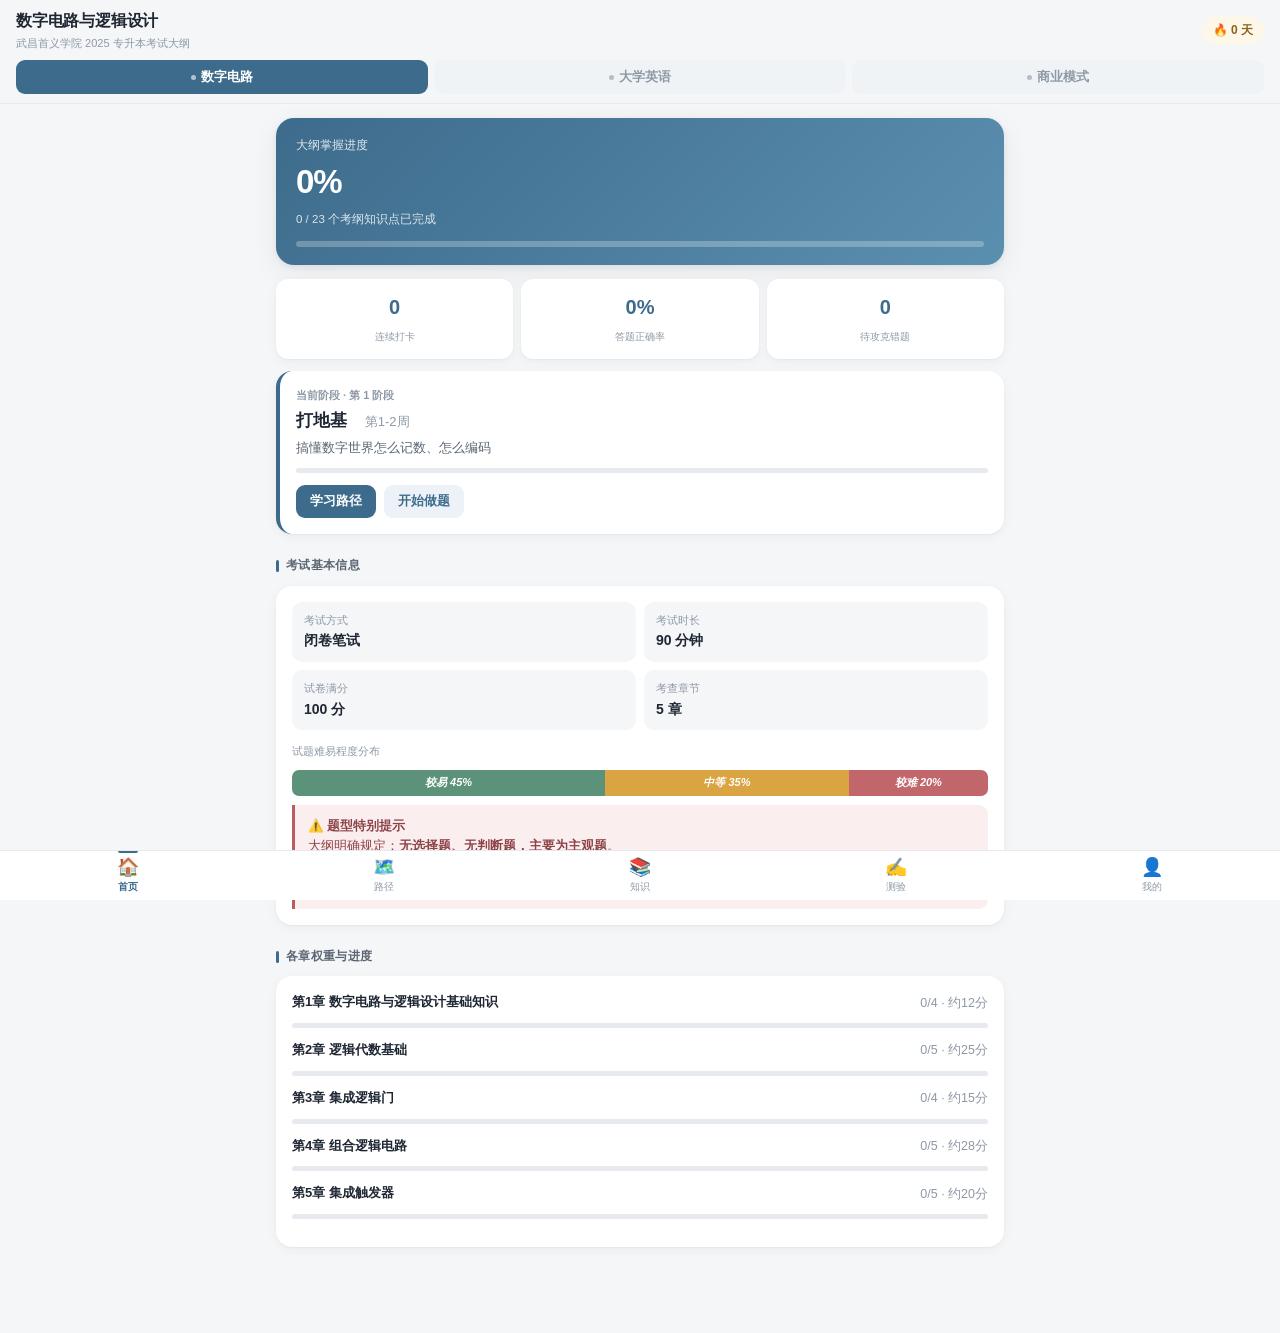
<file: web/index.html>
<!DOCTYPE html>
<html lang="zh-CN">
<head>
<meta charset="UTF-8">
<meta name="viewport" content="width=device-width,initial-scale=1,viewport-fit=cover,maximum-scale=1,user-scalable=no">
<title>专升本备考 · 数电 + 英语</title>
<link rel="stylesheet" href="css/style.css?v=37">
</head>
<body>

<header class="top">
  <div class="top-row">
    <div>
      <h1 id="topTitle">数字电路与逻辑设计</h1>
      <div class="sub" id="topSub">武昌首义学院 2025 专升本考试大纲</div>
    </div>
    <div class="streak" id="streak">🔥 0 天</div>
  </div>
  <div class="subj">
    <button data-s="dl" class="on"><span class="dot"></span>数字电路</button>
    <button data-s="en"><span class="dot"></span>大学英语</button>
    <button data-s="bm"><span class="dot"></span>商业模式</button>
  </div>
</header>

<main>
  <section class="page on" id="p-home"></section>
  <section class="page" id="p-path"></section>
  <section class="page" id="p-map"></section>
  <section class="page" id="p-quiz"></section>
  <section class="page" id="p-me"></section>
</main>

<nav class="nav">
  <button class="on" data-p="home"><span class="ic">🏠</span>首页</button>
  <button data-p="path"><span class="ic">🗺️</span>路径</button>
  <button data-p="map"><span class="ic">📚</span>知识</button>
  <button data-p="quiz"><span class="ic">✍️</span>测验</button>
  <button data-p="me"><span class="ic">👤</span>我的</button>
</nav>

<div class="toast" id="toast"></div>

<script src="js/syllabus.js?v=37"></script>
<script src="js/quiz.js?v=37"></script>
<script src="js/dl_lessons.js?v=37"></script>
<script src="js/english.js?v=37"></script>
<script src="js/vocab_ext.js?v=37"></script>
<script src="js/vocab3000.js?v=37"></script>
<script src="js/exam2026.js?v=37"></script>
<script src="js/wordbuild.js?v=37"></script>
<script src="js/wordbuild_ui.js?v=37"></script>
<script src="js/roots_ext.js?v=37"></script>
<script src="js/deep.js?v=37"></script>
<script src="js/core_sents.js?v=37"></script>
<script src="js/wordtap.js?v=37"></script>
<script src="js/sents_ext.js?v=37"></script>
<script src="js/deep_ui.js?v=37"></script>
<script src="js/engine.js?v=37"></script>
<script src="js/qtypes.js?v=37"></script>
<script src="js/domain_ue.js?v=37"></script>
<script src="js/ue_lessons.js?v=37"></script>
<script src="js/ue_lessons2.js?v=37"></script>
<script src="js/ue_lessons3.js?v=37"></script>
<script src="js/ue_lessons4.js?v=37"></script>
<script src="js/app.js?v=37"></script>
<script src="js/flow.js?v=37"></script>
<script src="js/bm_ui.js?v=37"></script>
</body>
</html>
</file>
<file: web/css/style.css>
:root{
  /* 中性基底 */
  --bg:#f5f6f8; --card:#fff; --ink:#1f2733; --ink2:#5b6673; --ink3:#8e99a6;
  --line:#e6eaee; --line2:#f0f3f6;
  /* 主题色：数电=靛蓝 / 英语=赭橙 */
  --brand:#3d6b8c; --brand2:#5b8fb0; --brand-l:#ecf2f7;
  --en:#b5703c; --en2:#c98a5a; --en-l:#faf1e9;
  --warm:#c9992e; --warm-l:#fdf7e9;
  --ok:#4f8a6b; --ok-l:#eaf3ee;
  --bad:#b85c62; --bad-l:#faeeef;
  --sh:0 1px 2px rgba(31,39,51,.05),0 3px 12px rgba(31,39,51,.045);
  --sh2:0 2px 6px rgba(31,39,51,.07),0 8px 28px rgba(31,39,51,.07);
  --r:16px; --r2:12px;
}
/* 英语模式整体换色 */
body.en-mode{--brand:var(--en);--brand2:var(--en2);--brand-l:var(--en-l)}

*{margin:0;padding:0;box-sizing:border-box;-webkit-tap-highlight-color:transparent}
body{font-family:-apple-system,BlinkMacSystemFont,'PingFang SC','Helvetica Neue',sans-serif;
  background:var(--bg);color:var(--ink);line-height:1.6;font-size:15px;
  padding-bottom:calc(60px + env(safe-area-inset-bottom));-webkit-font-smoothing:antialiased}

/* ========== 顶栏 ========== */
.top{position:sticky;top:0;z-index:90;background:var(--bg);
  border-bottom:1px solid var(--line);padding:calc(8px + env(safe-area-inset-top)) 16px 0}
.top-row{display:flex;justify-content:space-between;align-items:center;gap:10px;padding-bottom:8px}
.top h1{font-size:16px;font-weight:600;letter-spacing:-.2px}
.top .sub{font-size:11px;color:var(--ink3);margin-top:1px}
.streak{background:var(--warm-l);color:#8a6417;border-radius:20px;padding:5px 11px;
  font-size:12px;font-weight:600;white-space:nowrap}

/* 科目切换 */
.subj{display:flex;gap:6px;padding-bottom:9px}
.subj button{flex:1;border:none;background:var(--line2);color:var(--ink3);
  padding:8px 6px;border-radius:9px;font-size:13px;font-weight:600;font-family:inherit;
  cursor:pointer;transition:all .2s;display:flex;align-items:center;justify-content:center;gap:5px}
.subj button.on{background:var(--brand);color:#fff}
.subj .dot{width:5px;height:5px;border-radius:50%;background:currentColor;opacity:.6}

/* ========== 底部导航 ========== */
.nav{position:fixed;bottom:0;left:0;right:0;z-index:100;display:flex;
  background:#fff;border-top:1px solid var(--line);padding-bottom:env(safe-area-inset-bottom)}
.nav button{flex:1;background:none;border:none;padding:7px 2px 6px;cursor:pointer;
  display:flex;flex-direction:column;align-items:center;gap:2px;
  color:var(--ink3);font-size:10px;font-family:inherit;transition:color .18s;position:relative}
.nav button.on{color:var(--brand);font-weight:600}
.nav button.on::before{content:'';position:absolute;top:0;left:50%;transform:translateX(-50%);
  width:20px;height:2px;background:var(--brand);border-radius:0 0 2px 2px}
.nav .ic{font-size:18px;line-height:1.1}

/* ========== 通用 ========== */
main{padding:14px 16px;max-width:760px;margin:0 auto}
.page{display:none}
.page.on{display:block;opacity:1}
.card{background:var(--card);border-radius:var(--r);padding:16px;box-shadow:var(--sh);margin-bottom:12px}
.card.flat{box-shadow:none;border:1px solid var(--line)}
.sec-t{font-size:12px;font-weight:700;color:var(--ink2);margin:22px 0 10px;
  display:flex;align-items:center;gap:7px;letter-spacing:.3px}
.sec-t::before{content:'';width:3px;height:12px;background:var(--brand);border-radius:2px}
.muted{color:var(--ink3);font-size:12.5px}
.btn{background:var(--brand);color:#fff;border:none;border-radius:10px;padding:11px 18px;
  font-size:14px;font-weight:600;cursor:pointer;font-family:inherit;transition:opacity .15s}
.btn:active{opacity:.72}
.btn.ghost{background:var(--brand-l);color:var(--brand)}
.btn.line{background:none;border:1.5px solid var(--line);color:var(--ink2)}
.btn.sm{padding:8px 14px;font-size:12.5px;border-radius:9px}
.btn.full{width:100%}
.btn:disabled{opacity:.38}
.row{display:flex;gap:8px;flex-wrap:wrap}
.spread{display:flex;justify-content:space-between;align-items:center;gap:10px}

/* ========== Hero ========== */
.hero{background:linear-gradient(135deg,var(--brand),var(--brand2));color:#fff;
  border-radius:18px;padding:18px 20px;margin-bottom:14px;box-shadow:var(--sh2)}
.hero .lbl{font-size:11.5px;opacity:.85;font-weight:500}
.hero .big{font-size:33px;font-weight:700;letter-spacing:-1px;margin:1px 0 2px;font-variant-numeric:tabular-nums}
.hero .note{font-size:11.5px;opacity:.82}
.prog{height:6px;background:rgba(255,255,255,.25);border-radius:3px;overflow:hidden;margin-top:12px}
.prog i{display:block;height:100%;background:#fff;border-radius:3px;transition:width .5s ease}
.grid3{display:grid;grid-template-columns:repeat(3,1fr);gap:8px;margin-bottom:12px}
.stat{background:var(--card);border-radius:var(--r2);padding:12px 6px;text-align:center;box-shadow:var(--sh)}
.stat b{display:block;font-size:20px;font-weight:700;color:var(--brand);font-variant-numeric:tabular-nums}
.stat span{font-size:10px;color:var(--ink3)}

/* ========== 考纲信息 ========== */
.meta-grid{display:grid;grid-template-columns:1fr 1fr;gap:8px}
.meta{background:var(--bg);border-radius:10px;padding:10px 12px}
.meta .k{font-size:10.5px;color:var(--ink3)}
.meta .v{font-size:14px;font-weight:700;margin-top:1px}
.diffbar{display:flex;height:26px;border-radius:7px;overflow:hidden;margin:9px 0}
.diffbar i{display:flex;align-items:center;justify-content:center;color:#fff;font-size:11px;font-weight:700}
.warnbox{background:var(--bad-l);border-left:3px solid var(--bad);border-radius:0 9px 9px 0;
  padding:11px 13px;font-size:12.5px;color:#8d4247;line-height:1.65}
.tipbox{background:var(--warm-l);border-radius:10px;padding:10px 12px;font-size:12px;
  color:#856016;line-height:1.65}
.infobox{background:var(--brand-l);border-radius:10px;padding:11px 13px;font-size:12.5px;
  color:var(--ink2);line-height:1.7}

/* ========== 阶段路径 ========== */
.stage{background:var(--card);border-radius:var(--r);padding:15px;box-shadow:var(--sh);
  margin-bottom:10px;border-left:4px solid var(--line)}
.stage.act{border-left-color:var(--brand)}
.stage.done{border-left-color:var(--ok)}
.stage-n{font-size:10px;color:var(--ink3);font-weight:700;letter-spacing:.6px}
.stage-t{font-size:16px;font-weight:700;margin:2px 0}
.stage-g{font-size:12.5px;color:var(--ink2)}
.badge{font-size:10px;padding:3px 9px;border-radius:20px;background:var(--brand-l);
  color:var(--brand);font-weight:700;white-space:nowrap}
.badge.ok{background:var(--ok-l);color:var(--ok)}
.badge.idle{background:var(--line2);color:var(--ink3)}
.miniprog{height:5px;background:var(--line);border-radius:3px;overflow:hidden;margin-top:10px}
.miniprog i{display:block;height:100%;background:var(--brand);border-radius:3px;transition:width .4s}
.tasks{list-style:none;margin-top:9px}
.tasks li{font-size:12.5px;color:var(--ink2);padding:3px 0 3px 16px;position:relative}
.tasks li::before{content:'○';position:absolute;left:0;color:var(--brand2);font-size:11px}

/* ========== 折叠面板（导图/章节共用） ========== */
.fold{background:var(--card);border-radius:var(--r);box-shadow:var(--sh);margin-bottom:10px;overflow:hidden}
.fold-h{padding:14px 15px;cursor:pointer;display:flex;align-items:center;gap:11px}
.fold-h:active{background:var(--line2)}
.fold-num{width:30px;height:30px;border-radius:9px;background:var(--brand-l);color:var(--brand);
  display:flex;align-items:center;justify-content:center;font-weight:700;font-size:14px;flex-shrink:0}
.fold-t{font-size:15px;font-weight:600;flex:1;line-height:1.35}
.fold-m{font-size:11px;color:var(--ink3);margin-top:2px}
.fold-b{display:none;padding:0 15px 14px}
.fold.open .fold-b{display:block}
.fold.open .arw{transform:rotate(90deg)}
.arw{color:var(--ink3);transition:transform .25s;font-size:15px;flex-shrink:0}

/* 大纲原文引用 */
.raw{background:var(--bg);border-radius:9px;padding:10px 12px;font-size:12px;
  color:var(--ink2);margin:11px 0;line-height:1.7;border-left:2px solid var(--line)}
.raw b{color:var(--brand);font-size:10.5px;letter-spacing:.3px}

/* 知识点卡 */
.node{border:1px solid var(--line);border-radius:var(--r2);padding:12px;margin-bottom:8px}
.node.done{border-color:var(--ok);background:var(--ok-l)}
.node-h{display:flex;align-items:center;gap:9px;margin-bottom:6px}
.node-t{font-size:14px;font-weight:600;flex:1;line-height:1.35}
.chk{width:21px;height:21px;border-radius:50%;border:2px solid var(--line);cursor:pointer;
  display:flex;align-items:center;justify-content:center;font-size:11px;color:transparent;
  flex-shrink:0;transition:all .2s;background:#fff}
.node.done .chk{background:var(--ok);border-color:var(--ok);color:#fff}
.lvtag{font-size:9px;padding:2px 7px;border-radius:10px;color:#fff;font-weight:700;flex-shrink:0}
.pts{list-style:none;margin-top:7px}
.pts li{font-size:12.5px;color:var(--ink2);padding:4px 0 4px 15px;position:relative;line-height:1.6}
.pts li::before{content:'▸';position:absolute;left:0;color:var(--brand2);font-size:10px;top:5px}
.exam{background:var(--warm-l);border-radius:8px;padding:8px 11px;font-size:11.5px;
  color:#856016;margin-top:8px;line-height:1.6}

/* ========== 思维导图（紧凑树） ========== */
.mmtip{font-size:12px;color:var(--ink2);line-height:1.7}
.mtree{margin-top:4px}
.mroot{display:inline-block;background:linear-gradient(135deg,var(--brand),var(--brand2));
  color:#fff;padding:8px 15px;border-radius:10px;font-weight:700;font-size:14px;margin-bottom:4px}
.mbr{margin-left:13px;padding-left:15px;border-left:2px solid var(--line);padding-top:7px}
.mnode{display:inline-flex;align-items:center;gap:6px;background:var(--brand-l);color:var(--brand);
  padding:6px 12px;border-radius:8px;font-size:13px;font-weight:600;margin-bottom:4px;
  cursor:pointer;position:relative;max-width:100%}
.mnode::before{content:'';position:absolute;left:-15px;top:50%;width:13px;height:2px;background:var(--line)}
.mnode.d{background:var(--ok-l);color:var(--ok)}
.mnode.n{background:var(--line2);color:var(--ink2)}
.mleaf{display:block;font-size:12px;color:var(--ink2);padding:3px 0 3px 13px;position:relative;line-height:1.55}
.mleaf::before{content:'';position:absolute;left:0;top:11px;width:6px;height:6px;
  border-radius:50%;background:var(--brand2);opacity:.45}

/* ========== 测验 ========== */
.qmeta{display:flex;justify-content:space-between;align-items:center;margin-bottom:10px;gap:10px}
.dtag{font-size:10.5px;padding:3px 9px;border-radius:20px;font-weight:700;color:#fff;flex-shrink:0}
.qtxt{font-size:16px;font-weight:600;line-height:1.7;margin-bottom:13px;white-space:pre-wrap;letter-spacing:-.1px}
.ans-in{width:100%;border:1.5px solid var(--line);border-radius:10px;padding:11px 13px;
  font-size:14px;font-family:'SF Mono',Menlo,monospace;background:var(--bg);resize:vertical;
  min-height:50px;color:var(--ink);outline:none;transition:border-color .2s}
.ans-in:focus{border-color:var(--brand2);background:#fff}
.sol{background:var(--bg);border-radius:var(--r2);padding:13px;margin-top:12px;display:none}
.sol.on{display:block}
.sol-t{font-size:10.5px;color:var(--ink3);font-weight:700;margin-bottom:6px;letter-spacing:.5px}
.sol pre{font-family:'SF Mono',Menlo,monospace;font-size:12.5px;line-height:1.85;
  white-space:pre-wrap;color:var(--ink);word-break:break-word}
.hintbox{background:var(--warm-l);border-radius:9px;padding:10px 12px;font-size:12.5px;
  color:#856016;margin-top:10px;display:none;line-height:1.6}
.hintbox.on{display:block}
.selfrate{display:flex;gap:7px;margin-top:12px}
.selfrate button{flex:1;padding:10px 4px;border-radius:9px;border:1.5px solid var(--line);
  background:#fff;font-size:12.5px;cursor:pointer;font-family:inherit;font-weight:600;
  transition:transform .15s;line-height:1.35}
.selfrate button:active{transform:scale(.96)}
.sr-bad{color:var(--bad);border-color:#eed4d6!important}
.sr-mid{color:var(--warm);border-color:#f2e3bc!important}
.sr-ok{color:var(--ok);border-color:#c9e0d3!important}

/* ========== 闪卡 ========== */
.flash{background:var(--card);border-radius:20px;box-shadow:var(--sh2);padding:30px 20px;
  min-height:220px;display:flex;flex-direction:column;align-items:center;justify-content:center;
  text-align:center;cursor:pointer;margin-bottom:12px;position:relative}
.flash .w{font-size:32px;font-weight:700;letter-spacing:-.5px;word-break:break-word}
.flash .ph{font-size:14px;color:var(--ink3);margin-top:7px;font-family:'SF Mono',Menlo,monospace}
.flash .mean{font-size:19px;color:var(--brand);font-weight:600;margin-top:16px;line-height:1.5}
.flash .flip-tip{position:absolute;bottom:13px;font-size:11px;color:var(--ink3)}
.flash .lv{position:absolute;top:13px;right:15px;font-size:10px;padding:2px 8px;
  border-radius:10px;background:var(--brand-l);color:var(--brand);font-weight:700}

/* 词汇列表 */
.wlist{max-height:none}
.witem{display:flex;align-items:center;gap:11px;padding:11px 13px;border-bottom:1px solid var(--line2)}
.witem:last-child{border-bottom:none}
.witem .wl{flex:1;min-width:0}
.witem .ww{font-size:15px;font-weight:600}
.witem .wp{font-size:11px;color:var(--ink3);font-family:'SF Mono',Menlo,monospace}
.witem .wm{font-size:12.5px;color:var(--ink2);margin-top:2px;line-height:1.5}
.witem .wbtn{width:30px;height:30px;border-radius:8px;border:1px solid var(--line);
  background:#fff;cursor:pointer;font-size:13px;flex-shrink:0;color:var(--ink3)}
.witem.known .wbtn{background:var(--ok);border-color:var(--ok);color:#fff}
.srch{width:100%;border:1.5px solid var(--line);border-radius:10px;padding:10px 13px;
  font-size:14px;font-family:inherit;background:#fff;outline:none;margin-bottom:10px}
.srch:focus{border-color:var(--brand2)}
.azbar{display:flex;flex-wrap:wrap;gap:4px;margin-bottom:10px}
.azbar span{width:26px;height:26px;border-radius:6px;background:var(--card);border:1px solid var(--line);
  display:flex;align-items:center;justify-content:center;font-size:11px;font-weight:600;
  color:var(--ink2);cursor:pointer}
.azbar span.on{background:var(--brand);color:#fff;border-color:var(--brand)}

/* 语法卡 */
.gpt{display:flex;gap:9px;padding:8px 0;border-bottom:1px solid var(--line2);font-size:12.5px}
.gpt:last-child{border-bottom:none}
.gpt .k{color:var(--brand);font-weight:700;flex-shrink:0;min-width:78px;line-height:1.55}
.gpt .v{color:var(--ink2);line-height:1.65;flex:1}
.why{background:var(--brand-l);border-radius:9px;padding:10px 12px;font-size:12.5px;
  color:var(--ink2);line-height:1.65;margin-bottom:10px}
.must{font-size:9px;padding:2px 7px;border-radius:9px;background:var(--bad);color:#fff;font-weight:700}

/* ========== 其他 ========== */
.empty{text-align:center;padding:42px 20px;color:var(--ink3)}
.empty .e{font-size:38px;margin-bottom:11px;opacity:.45}
.empty p{font-size:13px;line-height:1.75}
.ref{border:1px solid var(--line);border-radius:var(--r2);padding:13px;margin-bottom:9px}
.ref.main{border-color:var(--brand2);background:var(--brand-l)}
.ref-t{font-size:14.5px;font-weight:700;margin-bottom:2px}
.ref-a{font-size:12px;color:var(--ink2)}
.ref-p{font-size:11.5px;color:var(--ink3);margin-top:2px}
.ref-tag{display:inline-block;font-size:9.5px;background:var(--brand);color:#fff;
  padding:2px 8px;border-radius:10px;margin-bottom:5px;font-weight:700}
.wrong{border-left:3px solid var(--bad);background:var(--card);border-radius:0 10px 10px 0;
  padding:12px 13px;margin-bottom:8px;box-shadow:var(--sh)}
.wrong-q{font-size:13.5px;font-weight:500;line-height:1.6}
.wrong-m{font-size:11px;color:var(--ink3);margin-top:6px;display:flex;
  justify-content:space-between;align-items:center;gap:8px}
.chip{display:inline-block;font-size:11.5px;padding:5px 11px;border-radius:16px;
  background:var(--card);color:var(--ink2);margin:0 5px 5px 0;cursor:pointer;
  border:1px solid var(--line);transition:all .18s}
.chip.on{background:var(--brand);color:#fff;border-color:var(--brand)}
.toast{position:fixed;bottom:74px;left:50%;transform:translateX(-50%) translateY(12px);
  background:rgba(31,39,51,.95);color:#fff;padding:10px 20px;border-radius:22px;font-size:13px;
  z-index:300;opacity:0;transition:all .26s;pointer-events:none;max-width:80%;text-align:center}
.toast.on{opacity:1;transform:translateX(-50%) translateY(0)}
.tabs{display:flex;gap:6px;margin-bottom:12px;overflow-x:auto;padding-bottom:2px}
.tabs button{border:none;background:var(--card);color:var(--ink2);padding:8px 14px;
  border-radius:9px;font-size:12.5px;font-weight:600;font-family:inherit;cursor:pointer;
  white-space:nowrap;border:1px solid var(--line)}
.tabs button.on{background:var(--brand);color:#fff;border-color:var(--brand)}

/* ========== 朗读按钮 ========== */
.spk{background:var(--brand-l);color:var(--brand);border:none;border-radius:18px;
  padding:6px 13px;font-size:12.5px;font-weight:600;font-family:inherit;cursor:pointer;
  margin:9px 4px 0;transition:opacity .15s}
.spk:active{opacity:.6}

/* ========== SM-2 评分按钮 ========== */
.srs-grade{display:grid;grid-template-columns:1fr 1fr;gap:8px}
.srs-grade button{padding:12px 6px;border-radius:11px;border:1.5px solid var(--line);
  background:#fff;font-family:inherit;font-size:13.5px;font-weight:600;cursor:pointer;
  display:flex;flex-direction:column;align-items:center;gap:3px;transition:transform .15s}
.srs-grade button:active{transform:scale(.96)}
.srs-grade span{font-size:10.5px;font-weight:500;color:var(--ink3)}
.srs-grade .g0{color:var(--bad);border-color:#eed4d6}
.srs-grade .g1{color:#c9992e;border-color:#f2e3bc}
.srs-grade .g2{color:var(--brand);border-color:#cfe0ec}
.srs-grade .g3{color:var(--ok);border-color:#c9e0d3}

/* ========== 测试题面 ========== */
.qword{text-align:center;padding:14px 0 4px}
.qword .qw{font-size:27px;font-weight:700;letter-spacing:-.4px;word-break:break-word;line-height:1.35}
.qword .qph{font-size:13px;color:var(--ink3);font-family:'SF Mono',Menlo,monospace;margin-top:4px}

/* 选项 */
.opts{display:flex;flex-direction:column;gap:8px;margin-top:14px}
.opt{display:flex;align-items:center;gap:10px;padding:12px 13px;border-radius:11px;
  border:1.5px solid var(--line);background:#fff;cursor:pointer;font-family:inherit;
  text-align:left;transition:all .16s;width:100%}
.opt:active{transform:scale(.985)}
.opt .oi{width:23px;height:23px;border-radius:50%;background:var(--line2);color:var(--ink2);
  display:flex;align-items:center;justify-content:center;font-size:11.5px;font-weight:700;flex-shrink:0}
.opt .ot{font-size:14.5px;color:var(--ink);line-height:1.5;flex:1}
.opt.ok{border-color:var(--ok);background:var(--ok-l)}
.opt.ok .oi{background:var(--ok);color:#fff}
.opt.no{border-color:var(--bad);background:var(--bad-l)}
.opt.no .oi{background:var(--bad);color:#fff}
.opt:disabled{cursor:default}

/* 反馈框 */
.fb{border-radius:11px;padding:12px 13px;margin-top:13px}
.fb.ok{background:var(--ok-l);border-left:3px solid var(--ok)}
.fb.no{background:var(--bad-l);border-left:3px solid var(--bad)}
.fb-h{font-size:13.5px;font-weight:700;margin-bottom:5px}
.fb.ok .fb-h{color:var(--ok)}
.fb.no .fb-h{color:var(--bad)}
.fb-b{font-size:13px;color:var(--ink2);line-height:1.6}
.fb-b b{color:var(--ink);font-size:15px}

/* ========== 每日计划 ========== */
.goal-btn{background:rgba(255,255,255,.22);color:#fff;border:none;border-radius:16px;
  padding:6px 13px;font-size:12px;font-weight:600;font-family:inherit;cursor:pointer}
.goal-btn:active{opacity:.7}
.plan-split{display:flex;align-items:center;background:var(--bg);border-radius:12px;padding:13px 6px}
.ps-item{flex:1;text-align:center}
.ps-item b{display:block;font-size:22px;font-weight:700;font-variant-numeric:tabular-nums;line-height:1.2}
.ps-item span{font-size:11px;color:var(--ink3)}
.ps-sep{width:1px;height:26px;background:var(--line)}

/* 熟练度条 */
.fambar{display:flex;height:12px;border-radius:6px;overflow:hidden;margin-bottom:13px;background:var(--line2)}
.fambar i{display:block;transition:width .5s}
.famlist{display:flex;flex-direction:column}
.famrow{display:flex;align-items:center;gap:9px;padding:11px 2px;
  border-bottom:1px solid var(--line2);cursor:pointer}
.famrow:last-child{border-bottom:none}
.famrow:active{background:var(--bg)}
.fdot{width:10px;height:10px;border-radius:50%;flex-shrink:0}
.fname{font-size:14px;font-weight:600;min-width:36px}
.fdesc{font-size:11.5px;color:var(--ink3);flex:1}
.fnum{font-size:15px;font-weight:700;font-variant-numeric:tabular-nums;color:var(--ink2)}
.famrow .arw{font-size:14px}
.wsrs{font-size:11px;color:var(--ink3);margin-top:3px}

/* 柱状图 */
.chart{display:flex;align-items:flex-end;justify-content:space-between;gap:5px;
  height:118px;padding:0 2px}
.cbar{flex:1;display:flex;flex-direction:column;align-items:center;justify-content:flex-end;height:100%}
.cval{font-size:10px;color:var(--ink3);margin-bottom:3px;font-variant-numeric:tabular-nums;min-height:13px}
.cstack{width:100%;max-width:30px;display:flex;flex-direction:column-reverse;
  border-radius:5px;overflow:hidden;background:var(--line2)}
.cstack i{display:block;width:100%}
.cday{font-size:10.5px;color:var(--ink3);margin-top:6px}
.legend{display:flex;align-items:center;gap:14px;margin-top:12px;padding-top:11px;
  border-top:1px solid var(--line2);font-size:11.5px;color:var(--ink2)}
.legend span{display:flex;align-items:center;gap:5px}
.legend i{width:9px;height:9px;border-radius:2px;display:block}

/* 今日词表 */
.tw-h{font-size:12.5px;font-weight:700;color:var(--ink2);margin-bottom:8px}
.twrap{display:flex;flex-wrap:wrap;gap:6px}
.wchip{font-size:12.5px;padding:5px 10px;border-radius:8px;border:1px solid;
  cursor:pointer;font-weight:500}
.wchip:active{opacity:.6}

/* 学习卡 */
.stag{display:inline-block;font-size:11px;font-weight:700;padding:4px 10px;
  border-radius:14px;background:var(--brand-l);color:var(--brand)}
.smean{text-align:center;font-size:20px;font-weight:600;color:var(--brand);
  margin-top:16px;line-height:1.5;padding:0 6px}
.ftag{font-size:10.5px;padding:3px 9px;border-radius:12px;font-weight:700;white-space:nowrap}
.goal-modal{position:fixed;inset:0;z-index:400;background:rgba(31,39,51,.35);display:flex;align-items:flex-end;justify-content:center}
.goal-sheet{background:#fff;border-radius:18px 18px 0 0;padding:22px 18px calc(22px + env(safe-area-inset-bottom));width:100%;max-width:760px;box-shadow:0 -8px 30px rgba(31,39,51,.15)}
.goal-title{font-size:18px;font-weight:700;margin-bottom:4px}.goal-sheet input{width:100%;font-size:26px;font-weight:700;text-align:center;border:1.5px solid var(--line);border-radius:11px;padding:10px;margin:16px 0;outline:none;color:var(--brand)}.goal-sheet .btn{flex:1}

/* ========== 专业课二级讲解页 ========== */
.detail-modal{position:fixed;inset:0;z-index:450;background:rgba(31,39,51,.38);display:flex;align-items:flex-end;justify-content:center}
.detail-sheet{background:#fff;border-radius:20px 20px 0 0;width:100%;max-width:760px;max-height:90vh;overflow:auto;padding:20px 18px calc(22px + env(safe-area-inset-bottom));box-shadow:0 -8px 30px rgba(31,39,51,.18)}
.detail-ch{font-size:11px;color:var(--ink3)}.detail-title{font-size:19px;font-weight:700;margin-top:3px}.close-detail{width:30px;height:30px;border:0;border-radius:50%;background:var(--line2);font-size:23px;color:var(--ink2)}
.detail-level{font-size:12px;font-weight:700;margin:12px 0}.detail-section{background:var(--bg);border-radius:11px;padding:12px 13px;margin:9px 0;font-size:12.5px;color:var(--ink2);line-height:1.75}.detail-section>b{color:var(--brand);font-size:12px}.detail-section p{margin-top:4px}.detail-section ul{padding-left:19px;margin-top:4px}
.lesson-goal{background:var(--brand-l);border-radius:11px;padding:13px;margin:10px 0;font-size:13px;color:var(--ink2);line-height:1.7}.lesson-goal b{color:var(--brand)}
.lesson-step{display:flex;gap:10px;border-bottom:1px solid var(--line2);padding:12px 2px;font-size:13px;color:var(--ink2);line-height:1.75}.step-no{width:24px;height:24px;border-radius:50%;background:var(--brand);color:#fff;display:flex;align-items:center;justify-content:center;font-weight:700;flex-shrink:0}.lesson-step b{color:var(--ink);font-size:13.5px}.lesson-step p{margin-top:3px}
.lesson-example{background:var(--warm-l);border-radius:11px;padding:13px;margin:11px 0;font-size:13px;color:#765516;line-height:1.75}.lesson-example b{color:#9a711e}.lesson-example p{margin-top:4px}.lesson-check{background:var(--ok-l);border-radius:11px;padding:13px;margin:11px 0;font-size:13px;color:var(--ink2);line-height:1.7}.lesson-check b{color:var(--ok)}.lesson-check p{margin:4px 0 8px}.lesson-next{display:flex;justify-content:space-between;align-items:center;padding:12px 2px;margin-bottom:10px;font-size:12px;color:var(--ink3)}.lesson-next b{color:var(--brand);font-size:13px}

/* ============================================================
   构词法模块样式
   注意：禁用 animation 与 backdrop-filter（iSH WebView 兼容）
   ============================================================ */

/* 顶部标签导航 */
.wb-nav{display:flex;gap:6px;overflow-x:auto;padding:2px 0 10px;
  -webkit-overflow-scrolling:touch;scrollbar-width:none}
.wb-nav::-webkit-scrollbar{display:none}
.wb-nav button{flex:0 0 auto;display:flex;flex-direction:column;align-items:center;
  gap:3px;padding:8px 13px;border:1px solid var(--line);border-radius:11px;
  background:var(--card);color:var(--ink2);font-size:12px;cursor:pointer;
  transition:none;min-width:60px}
.wb-nav button i{font-style:normal;font-size:15px;line-height:1}
.wb-nav button span{white-space:nowrap;font-size:11.5px}
.wb-nav button.on{background:var(--brand);color:#fff;border-color:var(--brand)}

/* 引导说明块 */
.wb-intro{background:var(--card);border-radius:var(--r);padding:14px 15px;
  margin-bottom:12px;border-left:3px solid var(--brand);box-shadow:var(--sh)}
.wb-intro b{display:block;font-size:14px;margin-bottom:5px;color:var(--ink)}
.wb-intro p{font-size:12.5px;color:var(--ink2);line-height:1.65;margin:0}

/* 折叠卡片 */
.wb-card{background:var(--card);border-radius:var(--r);box-shadow:var(--sh);
  margin-bottom:9px;overflow:hidden}
.wb-head{display:flex;align-items:center;gap:11px;padding:13px 14px;cursor:pointer}
.wb-key{flex:0 0 auto;min-width:62px;text-align:center;padding:6px 9px;
  background:var(--brand);color:#fff;border-radius:8px;
  font-size:13.5px;font-weight:600;letter-spacing:.3px}
.wb-key.suf{background:var(--ink2)}
.syn-core{flex:0 0 auto;min-width:70px;text-align:center;padding:6px 9px;
  background:var(--bg);color:var(--brand);border:1px solid var(--brand);
  border-radius:8px;font-size:13px;font-weight:600}
.wb-mean{flex:1;min-width:0}
.wb-mean b{display:block;font-size:13.5px;color:var(--ink);font-weight:600}
.wb-mean span{font-size:11.5px;color:var(--ink3)}
.wb-pos{display:inline-block;margin-left:6px;padding:1px 6px;background:var(--bg);
  border-radius:5px;font-size:10.5px;color:var(--ink2)}
.wb-arrow{flex:0 0 auto;color:var(--ink3);font-size:13px;padding:0 2px}
.wb-arrow.up{transform:rotate(180deg)}

/* 展开内容 */
.wb-body{padding:0 14px 14px;border-top:1px solid var(--line)}
.wb-from{font-size:11.5px;color:var(--ink3);padding:9px 0 7px}
.wb-word{background:var(--bg);border-radius:9px;padding:10px 12px;margin-bottom:7px}
.ww-top{display:flex;align-items:center;justify-content:space-between;gap:8px}
.ww-top b{font-size:14.5px;color:var(--ink);font-weight:600}
.ww-spk{background:none;border:none;font-size:14px;cursor:pointer;
  padding:2px 4px;opacity:.65;line-height:1}
.ww-split{font-size:11.5px;color:var(--brand);margin:3px 0 4px;
  font-family:'SF Mono',Menlo,monospace}
.ww-def{font-size:12.5px;color:var(--ink2);line-height:1.55}

/* 前后缀例子 */
.wb-ex{display:flex;align-items:baseline;gap:10px;padding:8px 11px;
  background:var(--bg);border-radius:8px;margin-bottom:6px}
.ex-l{flex:1;font-size:12.5px;color:var(--ink);font-weight:500;
  font-family:'SF Mono',Menlo,monospace}
.ex-r{flex:0 0 auto;font-size:12px;color:var(--ink2)}

/* 提示条 */
.wb-tip{margin-top:9px;padding:9px 11px;background:var(--bg);
  border-radius:8px;font-size:12px;color:var(--ink2);line-height:1.6}

/* 同义替换标签 */
.syn-list{display:flex;flex-wrap:wrap;gap:6px;padding:10px 0 9px}
.syn-tag{padding:5px 11px;background:var(--bg);border:1px solid var(--line);
  border-radius:14px;font-size:12.5px;color:var(--ink);cursor:pointer}
.syn-ex{padding:10px 12px;background:var(--bg);border-radius:8px;
  font-size:12.5px;color:var(--ink2);line-height:1.6;font-style:italic}

/* 真题词汇卡 */
.ex-card{background:var(--card);border-radius:var(--r);padding:13px 14px;
  margin-bottom:9px;box-shadow:var(--sh)}
.ex-head{display:flex;align-items:center;justify-content:space-between;gap:10px}
.ex-w{font-size:15.5px;font-weight:600;color:var(--ink);min-width:0;flex:1}
.ex-ph{display:block;font-size:11.5px;color:var(--ink3);font-weight:400;
  font-family:'SF Mono',Menlo,monospace;margin-top:1px}
.ex-tools{flex:0 0 auto;display:flex;align-items:center;gap:6px}
.ex-src{padding:2px 8px;background:var(--bg);border-radius:10px;
  font-size:10.5px;color:var(--ink3);white-space:nowrap}
.ex-def{font-size:13px;color:var(--ink2);margin:7px 0 8px;line-height:1.55}
.ex-sent{padding:9px 11px;background:var(--bg);border-radius:8px;
  font-size:12.5px;color:var(--ink);line-height:1.6;font-style:italic}
.ex-note{margin-top:7px;font-size:11.5px;color:var(--ink3);line-height:1.55}
.ex-note.warn{color:var(--bad);font-weight:500}

/* 构词练习 */
.mq-bar{height:4px;background:var(--line);border-radius:2px;overflow:hidden;margin-bottom:7px}
.mq-fill{height:100%;background:var(--brand);border-radius:2px}
.mq-count{font-size:11.5px;color:var(--ink3);text-align:right;margin-bottom:10px}
.mq-card{background:var(--card);border-radius:var(--r);padding:22px 18px;
  box-shadow:var(--sh);text-align:center}
.mq-stem{font-size:30px;font-weight:600;color:var(--ink);letter-spacing:.5px}
.mq-want{font-size:13px;color:var(--ink2);margin:9px 0 17px}
.mq-want b{color:var(--brand)}
.mq-in{width:100%;padding:13px 14px;border:1.5px solid var(--line);
  border-radius:11px;font-size:16px;text-align:center;color:var(--ink);
  background:var(--bg);outline:none;box-sizing:border-box}
.mq-in:focus{border-color:var(--brand)}
.mq-btns{display:flex;gap:9px;margin-top:15px}
.mq-btns button{flex:1;padding:12px;border-radius:11px;font-size:14px;
  cursor:pointer;border:none;font-weight:500}
.btn-main{background:var(--brand);color:#fff}
.btn-ghost{background:var(--bg);color:var(--ink2);border:1px solid var(--line)!important}
.mq-hint{margin-top:12px;padding:10px 12px;background:var(--bg);
  border-radius:9px;font-size:12.5px;color:var(--ink2);text-align:left}
.mq-ok,.mq-no{margin-top:12px;padding:12px 13px;border-radius:9px;
  font-size:13.5px;text-align:left}
.mq-ok{background:rgba(79,138,107,.1);color:var(--ok)}
.mq-no{background:rgba(184,92,98,.1);color:var(--bad)}
.mq-why{margin-top:6px;font-size:12px;color:var(--ink2);line-height:1.6}
.mq-done{background:var(--card);border-radius:var(--r);padding:34px 22px;
  text-align:center;box-shadow:var(--sh)}
.md-icon{width:52px;height:52px;line-height:52px;margin:0 auto 14px;
  background:var(--ok);color:#fff;border-radius:50%;font-size:25px}
.md-t{font-size:16px;font-weight:600;color:var(--ink);margin-bottom:7px}
.md-s{font-size:12.5px;color:var(--ink2);line-height:1.65;margin-bottom:18px}
.mq-done .btn-main{padding:12px 30px;border-radius:11px;font-size:14px;border:none}

/* ============================================================
   深度卡（答题后弹出）
   ============================================================ */
body.deep-lock{overflow:hidden}
.deep-mask{position:fixed;inset:0;background:rgba(20,26,34,.42);z-index:200}
.deep-sheet{position:fixed;left:0;right:0;bottom:0;z-index:201;
  background:var(--card);border-radius:20px 20px 0 0;
  max-height:88vh;display:flex;flex-direction:column;
  box-shadow:0 -4px 24px rgba(20,26,34,.16)}
.deep-grip{width:38px;height:4px;background:var(--line);border-radius:2px;
  margin:9px auto 2px;flex:0 0 auto}

/* 头部 */
.deep-hd{padding:12px 18px 14px;text-align:center;flex:0 0 auto;
  border-bottom:1px solid var(--line)}
.deep-hd.ok{background:linear-gradient(180deg,rgba(79,138,107,.09),transparent)}
.deep-hd.bad{background:linear-gradient(180deg,rgba(184,92,98,.09),transparent)}
.deep-res{font-size:13px;font-weight:600;margin-bottom:7px}
.deep-hd.ok .deep-res{color:var(--ok)}
.deep-hd.bad .deep-res{color:var(--bad)}
.deep-w{display:flex;align-items:center;justify-content:center;gap:7px}
.dw-t{font-size:27px;font-weight:700;color:var(--ink);letter-spacing:.3px;
  word-break:break-word}
.dw-spk{background:var(--bg);border:1px solid var(--line);border-radius:9px;
  font-size:14px;padding:5px 9px;cursor:pointer;line-height:1;flex:0 0 auto}
.deep-ph{font-size:12.5px;color:var(--ink3);margin-top:4px;
  font-family:'SF Mono',Menlo,monospace}
.deep-def{font-size:14.5px;color:var(--ink2);margin-top:7px;line-height:1.55}
.deep-tags{display:flex;gap:6px;justify-content:center;flex-wrap:wrap;margin-top:9px}
.dt{padding:3px 10px;background:var(--bg);border-radius:11px;
  font-size:11px;color:var(--ink2)}
.dt.up{background:var(--warm-l);color:var(--warm)}
.dt.dia{background:var(--bad-l);color:var(--bad)}
.deep-rep{margin-top:9px;font-size:11.5px;color:var(--brand);font-weight:500}

/* 滚动体 */
.deep-body{flex:1;overflow-y:auto;-webkit-overflow-scrolling:touch;
  padding:14px 16px 8px}
.deep-sec{margin-bottom:16px}
.ds-t{display:flex;align-items:center;gap:6px;font-size:13px;font-weight:600;
  color:var(--ink);margin-bottom:9px}
.ds-t i{font-style:normal;font-size:14px}

/* 构词拆解 */
.dm-card{background:var(--bg);border-radius:12px;padding:12px 13px;margin-bottom:9px}
.dm-top{display:flex;align-items:center;gap:7px;flex-wrap:wrap}
.dm-kind{padding:2px 8px;border-radius:6px;font-size:10.5px;color:#fff}
.dm-kind.root{background:var(--brand)}
.dm-kind.prefix{background:var(--warm)}
.dm-kind.suffix{background:var(--ok)}
.dm-key{font-size:15px;font-weight:700;color:var(--ink);
  font-family:'SF Mono',Menlo,monospace}
.dm-mean{font-size:13px;color:var(--ink2);flex:1}
.dm-spk{background:none;border:none;font-size:14px;cursor:pointer;
  padding:2px;opacity:.6;flex:0 0 auto}
.dm-split{margin-top:8px;padding:8px 10px;background:var(--card);
  border-radius:8px;font-size:13px;color:var(--brand);
  font-family:'SF Mono',Menlo,monospace;word-break:break-word}
.dm-pos{margin-top:5px;font-size:11.5px;color:var(--ok);font-weight:500}
.dm-from{margin-top:5px;font-size:11px;color:var(--ink3)}
.dm-tip{margin-top:7px;padding:7px 9px;background:var(--card);border-radius:8px;
  font-size:11.5px;color:var(--ink2);line-height:1.55}
.dm-fam-t{margin-top:10px;font-size:11.5px;color:var(--ink3);font-weight:500}
.dm-fam{display:flex;flex-direction:column;gap:5px;margin-top:6px}
.dm-fw{display:flex;align-items:baseline;gap:8px;padding:7px 10px;
  background:var(--card);border-radius:8px;cursor:pointer}
.dm-fw b{font-size:12.5px;color:var(--ink);flex:0 0 auto;min-width:78px}
.dm-fw span{font-size:11.5px;color:var(--ink2);line-height:1.5}

/* 例句 */
.dsn-card{background:var(--bg);border-radius:12px;padding:11px 13px;margin-bottom:8px}
.dsn-top{display:flex;align-items:center;justify-content:space-between;gap:8px;
  margin-bottom:7px}
.dsn-src{padding:2px 8px;background:var(--card);border-radius:9px;
  font-size:10.5px;color:var(--ink3)}
.dsn-spk{background:none;border:none;font-size:14px;cursor:pointer;
  padding:2px;opacity:.6}
.dsn-en{font-size:13.5px;color:var(--ink);line-height:1.65}
.dsn-en .hl{color:var(--brand);font-weight:700;
  border-bottom:2px solid var(--brand);padding-bottom:1px}
.dsn-cn{margin-top:6px;font-size:12.5px;color:var(--ink2);line-height:1.55}
.dsn-note{margin-top:6px;padding:6px 9px;background:var(--card);
  border-radius:7px;font-size:11.5px;color:var(--ink2);line-height:1.5}

/* 同义替换 */
.dsy-card{background:var(--bg);border-radius:12px;padding:11px 13px;margin-bottom:8px}
.dsy-topic{font-size:13px;font-weight:600;color:var(--ink)}
.dsy-topic span{font-size:11px;color:var(--ink3);font-weight:400}
.dsy-list{display:flex;flex-wrap:wrap;gap:5px;margin-top:8px}
.dsy-tag{padding:4px 10px;background:var(--card);border:1px solid var(--line);
  border-radius:13px;font-size:12px;color:var(--ink);cursor:pointer}
.dsy-ex{margin-top:8px;padding:8px 10px;background:var(--card);border-radius:8px;
  font-size:12px;color:var(--ink2);font-style:italic;line-height:1.55}
.dsy-note{margin-top:6px;font-size:11.5px;color:var(--ink3);line-height:1.5}

.deep-empty{padding:24px 12px;text-align:center;font-size:12.5px;
  color:var(--ink3);line-height:1.8}

/* 底部按钮 */
.deep-foot{flex:0 0 auto;padding:11px 16px calc(11px + env(safe-area-inset-bottom));
  border-top:1px solid var(--line);background:var(--card)}
.deep-btn{width:100%;padding:14px;border:none;border-radius:13px;
  background:var(--brand);color:#fff;font-size:15px;font-weight:600;cursor:pointer}

/* 三遍循环进度指示 */
.rep-bar{display:flex;align-items:center;justify-content:space-between;
  gap:10px;margin-bottom:12px;font-size:11.5px;color:var(--ink3)}
.rep-dots{display:flex;align-items:center;gap:4px}
.rep-dots i{width:14px;height:4px;border-radius:2px;background:var(--line);
  display:inline-block}
.rep-dots i.done{background:var(--ok)}
.rep-dots i.now{background:var(--brand)}
.rep-dots em{font-style:normal}
.rep-done{color:var(--ink3)}

/* 学法建议卡 */
.dav-card{background:var(--bg);border-radius:12px;padding:12px 13px}
.dav-text{font-size:13px;color:var(--ink2);line-height:1.7}
.dav-sib-t{margin-top:11px;font-size:11.5px;color:var(--ink3);font-weight:500}
.dav-sibs{display:flex;flex-direction:column;gap:5px;margin-top:6px}
.dav-sw{display:flex;align-items:baseline;gap:8px;padding:7px 10px;
  background:var(--card);border-radius:8px;cursor:pointer}
.dav-sw b{font-size:12.5px;color:var(--ink);flex:0 0 auto;min-width:80px}
.dav-sw span{font-size:11.5px;color:var(--ink2);line-height:1.5}
.dav-tip{margin-top:10px;padding:8px 10px;background:var(--warm-l);
  border-radius:8px;font-size:11.5px;color:var(--warm);line-height:1.6}

/* ============================================================
   句子填空题 + 拼写可选入口
   ============================================================ */
.uv-tip{font-size:12px;color:var(--ink3);margin-bottom:9px}
.uv-sent{padding:15px 14px;background:var(--bg);border-radius:12px;
  font-size:15px;line-height:1.85;color:var(--ink)}
.uv-blank{display:inline-block;min-width:74px;border-bottom:2px solid var(--brand);
  color:var(--brand);text-align:center;font-weight:600}
.uv-fill{color:var(--brand);font-weight:700;border-bottom:2px solid var(--brand)}
.uv-src{margin-top:7px;font-size:11px;color:var(--ink3);text-align:right}
.uv-full{margin-top:6px;font-size:13.5px;color:var(--ink);line-height:1.7}
.uv-cn{margin-top:5px;font-size:12.5px;color:var(--ink2);line-height:1.6}
.spk.sm{font-size:12px;padding:2px 7px;margin-left:5px}

/* 拼写可选邀请卡 */
.spell-invite{padding:18px 16px}
.si-t{font-size:15.5px;font-weight:700;color:var(--ink);margin-bottom:7px}
.si-d{font-size:12.5px;color:var(--ink2);line-height:1.75;margin-bottom:12px}
.si-words{display:flex;flex-wrap:wrap;gap:5px;margin-bottom:14px}
.si-w{padding:4px 9px;background:var(--bg);border-radius:8px;
  font-size:12px;color:var(--ink)}
.si-more{padding:4px 9px;font-size:12px;color:var(--ink3)}
.si-btns{display:flex;gap:7px}
.si-btns .btn{flex:1;display:flex;flex-direction:column;align-items:center;
  gap:2px;padding:11px 6px;font-size:13.5px;line-height:1.3}
.si-btns .btn em{font-style:normal;font-size:10.5px;opacity:.75;font-weight:400}

/* 拼写提示（首字母补全） */
.sp-hint{margin:10px 0 4px;padding:12px;background:var(--bg);border-radius:10px;
  text-align:center;font-size:22px;letter-spacing:5px;color:var(--brand);
  font-family:'SF Mono',Menlo,monospace;font-weight:600}

/* ============================================================
   词性标注 + 句中查词
   ============================================================ */

/* 词性徽章 */
.pos-badge{display:inline-block;padding:2px 8px;border-radius:6px;
  font-size:11px;font-weight:600;margin:0 3px 3px 0}
.deep-pos{margin-top:8px;display:flex;gap:0;justify-content:center;flex-wrap:wrap}
.dp-line{display:flex;align-items:baseline;gap:6px;margin-bottom:4px;
  text-align:left;flex-wrap:wrap;justify-content:center}
.dp-tag{display:inline-block;padding:1px 7px;border-radius:5px;
  font-size:10.5px;font-weight:600;flex:0 0 auto}
.dp-def{font-size:14px;color:var(--ink2);line-height:1.55}

/* 可点击单词 */
.dsn-en .sw, .uv-full .sw{
  display:inline;cursor:pointer;border-radius:3px;padding:0 1px;
  border-bottom:1px dotted transparent}
.dsn-en .sw:not(.no), .uv-full .sw:not(.no){
  border-bottom-color:rgba(140,150,165,.45)}
.dsn-en .sw.hl, .uv-full .sw.hl{
  color:var(--brand);font-weight:700;
  border-bottom:2px solid var(--brand)}
.dsn-en .sw.no, .uv-full .sw.no{cursor:default;border-bottom:none}
.ds-hint{font-style:normal;font-size:10.5px;color:var(--ink3);
  font-weight:400;margin-left:auto}
.uv-taphint{margin-top:6px;font-size:10.5px;color:var(--ink3)}

/* 查词气泡 */
.wp-wrap{position:fixed;left:0;right:0;top:0;z-index:400;display:none;
  padding:0 16px;pointer-events:none;will-change:top}
.wp-wrap.on{display:block}
.wp-box{max-width:340px;margin:0 auto;background:var(--card);
  border-radius:14px;padding:13px 15px;pointer-events:auto;
  box-shadow:0 4px 20px rgba(20,26,34,.18),0 0 0 1px var(--line)}
.wp-w{display:flex;align-items:center;gap:6px;font-size:17px;
  font-weight:700;color:var(--ink)}
.wp-spk{background:var(--bg);border:1px solid var(--line);border-radius:7px;
  font-size:12px;padding:3px 7px;cursor:pointer;line-height:1;flex:0 0 auto}
.wp-ph{font-size:11.5px;color:var(--ink3);margin-top:3px;
  font-family:'SF Mono',Menlo,monospace}
.wp-pos{margin-top:7px;display:flex;flex-wrap:wrap;gap:0}
.wp-def{margin-top:5px}
.wp-def .dp-line{justify-content:flex-start}
.wp-def .dp-def{font-size:13px}
.wp-form{margin-top:7px;padding-top:7px;border-top:1px solid var(--line);
  font-size:11px;color:var(--ink3)}
.wp-none{margin-top:6px;font-size:12.5px;color:var(--ink3)}
.wp-dim{color:var(--ink3);font-size:10.5px;line-height:1.5}

/* ============================================================
   新词学习卡 v2
   ============================================================ */
.sv-card{padding:0;overflow:hidden}
.sv-card .stag{margin:14px 16px 0}
.sv-head{padding:12px 16px 16px;text-align:center;
  border-bottom:1px solid var(--line)}
.sv-w{font-size:32px;font-weight:700;color:var(--ink);
  letter-spacing:.3px;word-break:break-word;line-height:1.25}
.sv-ph{font-size:13px;color:var(--ink3);margin-top:5px;
  font-family:'SF Mono',Menlo,monospace}
.sv-spk{display:flex;gap:8px;justify-content:center;margin-top:10px}
.sv-def{margin-top:13px}
.sv-def .dp-line{justify-content:center}
.sv-def .dp-def{font-size:15.5px;color:var(--ink)}
.sv-tags{display:flex;gap:6px;justify-content:center;flex-wrap:wrap;margin-top:11px}
.sv-body{padding:15px 16px 4px}
.sv-body .deep-sec{margin-bottom:15px}
.sv-foot{padding:4px 16px 16px}
.sv-hint{text-align:center;font-size:12px;color:var(--ink3);margin-bottom:11px}

/* ============================================================
   商业模式领域
   ============================================================ */
.bm-hero{background:var(--card);border-radius:var(--r);padding:18px 16px;
  margin-bottom:12px;box-shadow:var(--sh)}
.bm-h-t{font-size:20px;font-weight:700;color:var(--ink)}
.bm-h-s{font-size:13px;color:var(--brand);margin-top:3px;font-weight:500}
.bm-h-i{font-size:12.5px;color:var(--ink2);line-height:1.75;margin-top:10px}
.bm-prog{margin-top:14px}
.bm-p-bar{height:5px;background:var(--line);border-radius:3px;overflow:hidden}
.bm-p-bar i{display:block;height:100%;background:var(--brand);border-radius:3px}
.bm-p-txt{font-size:11.5px;color:var(--ink3);margin-top:5px;text-align:right}

/* 学习路径 */
.bm-week{background:var(--card);border-radius:var(--r);padding:14px 15px;
  margin-bottom:10px;box-shadow:var(--sh);border-left:3px solid var(--line)}
.bm-week.done{border-left-color:var(--ok)}
.bmw-h{display:flex;align-items:center;gap:9px;flex-wrap:wrap}
.bmw-n{font-size:12px;font-weight:700;color:var(--brand);
  background:var(--brand-l);padding:2px 9px;border-radius:8px}
.bmw-f{font-size:14px;font-weight:600;color:var(--ink);flex:1}
.bmw-p{font-size:11.5px;color:var(--ink3)}
.bmw-nodes{margin-top:10px;display:flex;flex-direction:column;gap:5px}
.bmw-node{padding:8px 11px;background:var(--bg);border-radius:9px;
  font-size:13px;color:var(--ink2);cursor:pointer}
.bmw-node.d{color:var(--ok)}
.bmw-task{margin-top:11px;padding:10px 12px;background:var(--warm-l);
  border-radius:9px;font-size:12px;color:var(--ink2);line-height:1.65}
.bmw-task b{display:block;color:var(--warm);margin-bottom:3px;font-size:11.5px}

/* 参考书 */
.bm-books{background:var(--card);border-radius:var(--r);padding:15px;
  margin-top:14px;box-shadow:var(--sh)}
.bmb-t{font-size:14px;font-weight:600;color:var(--ink);margin-bottom:11px}
.bmb-item{padding:11px 12px;background:var(--bg);border-radius:10px;margin-bottom:8px}
.bmb-h{display:flex;align-items:baseline;gap:8px;flex-wrap:wrap}
.bmb-h b{font-size:13.5px;color:var(--ink)}
.bmb-h span{font-size:10.5px;color:var(--brand);background:var(--brand-l);
  padding:1px 7px;border-radius:6px}
.bmb-a{font-size:11.5px;color:var(--ink3);margin-top:2px}
.bmb-w{font-size:12px;color:var(--ink2);line-height:1.6;margin-top:6px}

/* 知识地图 */
.bm-stage{background:var(--card);border-radius:var(--r);box-shadow:var(--sh);
  margin-bottom:9px;overflow:hidden}
.bms-h{display:flex;align-items:center;gap:11px;padding:14px}
.bms-num{width:30px;height:30px;line-height:30px;text-align:center;flex:0 0 auto;
  background:var(--brand);color:#fff;border-radius:9px;font-size:14px;font-weight:600}
.bm-stage.done .bms-num{background:var(--ok)}
.bms-mid{flex:1;min-width:0}
.bms-t{font-size:14.5px;font-weight:600;color:var(--ink)}
.bms-g{font-size:12px;color:var(--ink2);margin-top:2px}
.bms-m{font-size:11px;color:var(--ink3);margin-top:3px}
.bms-body{padding:0 14px 14px;border-top:1px solid var(--line)}
.bms-why{padding:10px 0 11px;font-size:12.5px;color:var(--ink2);line-height:1.7}
.bms-node{background:var(--bg);border-radius:11px;padding:11px 12px;
  margin-bottom:7px;cursor:pointer}
.bms-node.d{background:var(--ok-l)}
.bmn-h{display:flex;align-items:center;gap:8px;justify-content:space-between}
.bmn-t{font-size:13.5px;font-weight:600;color:var(--ink)}
.bmn-lv{font-size:10px;padding:2px 7px;border-radius:6px;flex:0 0 auto;
  background:var(--line2);color:var(--ink3)}
.bmn-lv.lv-理解{background:var(--brand-l);color:var(--brand)}
.bmn-lv.lv-掌握{background:var(--warm-l);color:var(--warm)}
.bmn-lv.lv-灵活运用{background:var(--bad-l);color:var(--bad)}
.bmn-pts{margin-top:7px;display:flex;flex-wrap:wrap;gap:5px}
.bmn-pts span{font-size:11px;color:var(--ink3);background:var(--card);
  padding:3px 8px;border-radius:6px}

/* 教学页 */
.bm-back{display:inline-block;padding:7px 14px;background:var(--card);
  border-radius:10px;font-size:13px;color:var(--brand);cursor:pointer;
  margin-bottom:10px;box-shadow:var(--sh)}
.bml{background:var(--card);border-radius:var(--r);padding:18px 16px;box-shadow:var(--sh)}
.bml-t{font-size:20px;font-weight:700;color:var(--ink);margin-bottom:16px}
.bml-sec{margin-bottom:18px}
.bml-sec.why{background:var(--brand-l);border-radius:12px;padding:13px 14px}
.bml-sec.ex{background:var(--bg);border-radius:12px;padding:13px 14px}
.bml-sec.mis{background:var(--bad-l);border-radius:12px;padding:13px 14px}
.bml-sec.quiz{background:var(--bg);border-radius:12px;padding:13px 14px}
.bml-st{display:flex;align-items:center;gap:7px;font-size:14px;font-weight:600;
  color:var(--ink);margin-bottom:9px}
.bml-i{width:20px;height:20px;line-height:20px;text-align:center;flex:0 0 auto;
  background:var(--brand);color:#fff;border-radius:6px;font-size:11px}
.bml-c{font-size:13.5px;color:var(--ink2);line-height:1.85}
.bml-c b{color:var(--ink)}
.bml-c blockquote{margin:9px 0;padding:9px 12px;background:var(--card);
  border-left:3px solid var(--brand);border-radius:0 8px 8px 0;
  font-size:13px;color:var(--ink2)}
.bml-sec.why .bml-c blockquote{background:rgba(255,255,255,.6)}
.bmt{width:100%;border-collapse:collapse;margin:10px 0;font-size:12.5px}
.bmt th,.bmt td{padding:7px 9px;border:1px solid var(--line);text-align:left}
.bmt th{background:var(--bg);font-weight:600;color:var(--ink)}
.bml-m{padding:8px 11px;background:rgba(255,255,255,.6);border-radius:8px;
  margin-bottom:6px;font-size:12.5px;color:var(--ink2);line-height:1.6}
.bml-q{padding:11px 12px;background:var(--card);border-radius:10px;margin-bottom:8px}
.bmq-q{font-size:13.5px;color:var(--ink);line-height:1.65}
.bmq-btn{margin-top:8px;padding:6px 14px;border:1px solid var(--line);
  background:var(--bg);border-radius:8px;font-size:12px;color:var(--ink2);cursor:pointer}
.bmq-a{display:none;margin-top:9px;padding:10px 12px;background:var(--ok-l);
  border-radius:9px;font-size:13px;color:var(--ok)}
.bmq-a.on{display:block}
.bmq-w{margin-top:5px;font-size:12px;color:var(--ink2);line-height:1.65}
.bml-foot{margin-top:20px}

/* 概念卡 */
.bm-cards{display:flex;flex-wrap:wrap;gap:8px}
.bm-card{flex:1 1 calc(50% - 4px);min-width:140px;background:var(--card);
  border-radius:12px;padding:12px 13px;box-shadow:var(--sh);cursor:pointer}
.bmc-n{font-size:14px;font-weight:600;color:var(--ink)}
.bmc-f{font-size:11px;color:var(--ink3);margin-top:3px}

/* 自测 */
.bmq-card{background:var(--card);border-radius:var(--r);padding:20px 16px;
  box-shadow:var(--sh)}
.bmq-qt{font-size:16px;color:var(--ink);line-height:1.75;margin-bottom:16px}
.bmq-ans{padding:13px 14px;background:var(--ok-l);border-radius:11px;
  font-size:14px;color:var(--ok)}
.bmq-al{font-size:11px;color:var(--ink3);margin-bottom:5px}
.bmq-self{display:flex;gap:9px;margin-top:14px}
.bmq-self .btn{flex:1}

/* 商业模式主题色：墨绿 */
body.bm-mode{--brand:#3f7a63;--brand2:#5b9a80;--brand-l:#ecf4f0}

/* 商业模式首页 */
.bm-next{cursor:pointer;position:relative;padding:16px}
.bmn-lbl{font-size:11px;color:var(--brand);font-weight:600}
.bmn-title{font-size:17px;font-weight:700;color:var(--ink);margin-top:5px}
.bmn-stage{font-size:12px;color:var(--ink3);margin-top:3px}
.bmn-go{position:absolute;right:16px;bottom:16px;font-size:13px;
  color:var(--brand);font-weight:600}
.bmh-stage{display:flex;align-items:center;gap:10px;padding:10px 11px;
  background:var(--bg);border-radius:10px;margin-bottom:6px;cursor:pointer}
.bmh-stage.done{background:var(--ok-l)}
.bmh-num{width:24px;height:24px;line-height:24px;text-align:center;flex:0 0 auto;
  background:var(--brand);color:#fff;border-radius:7px;font-size:12px;font-weight:600}
.bmh-stage.done .bmh-num{background:var(--ok)}
.bmh-mid{flex:1;min-width:0}
.bmh-t{font-size:13.5px;font-weight:600;color:var(--ink)}
.bmh-m{font-size:11px;color:var(--ink3);margin-top:2px}
.bmh-bar{width:44px;height:4px;background:var(--line);border-radius:2px;
  overflow:hidden;flex:0 0 auto}
.bmh-bar i{display:block;height:100%;background:var(--brand);border-radius:2px}
.bmh-stage.done .bmh-bar i{background:var(--ok)}
</file>
